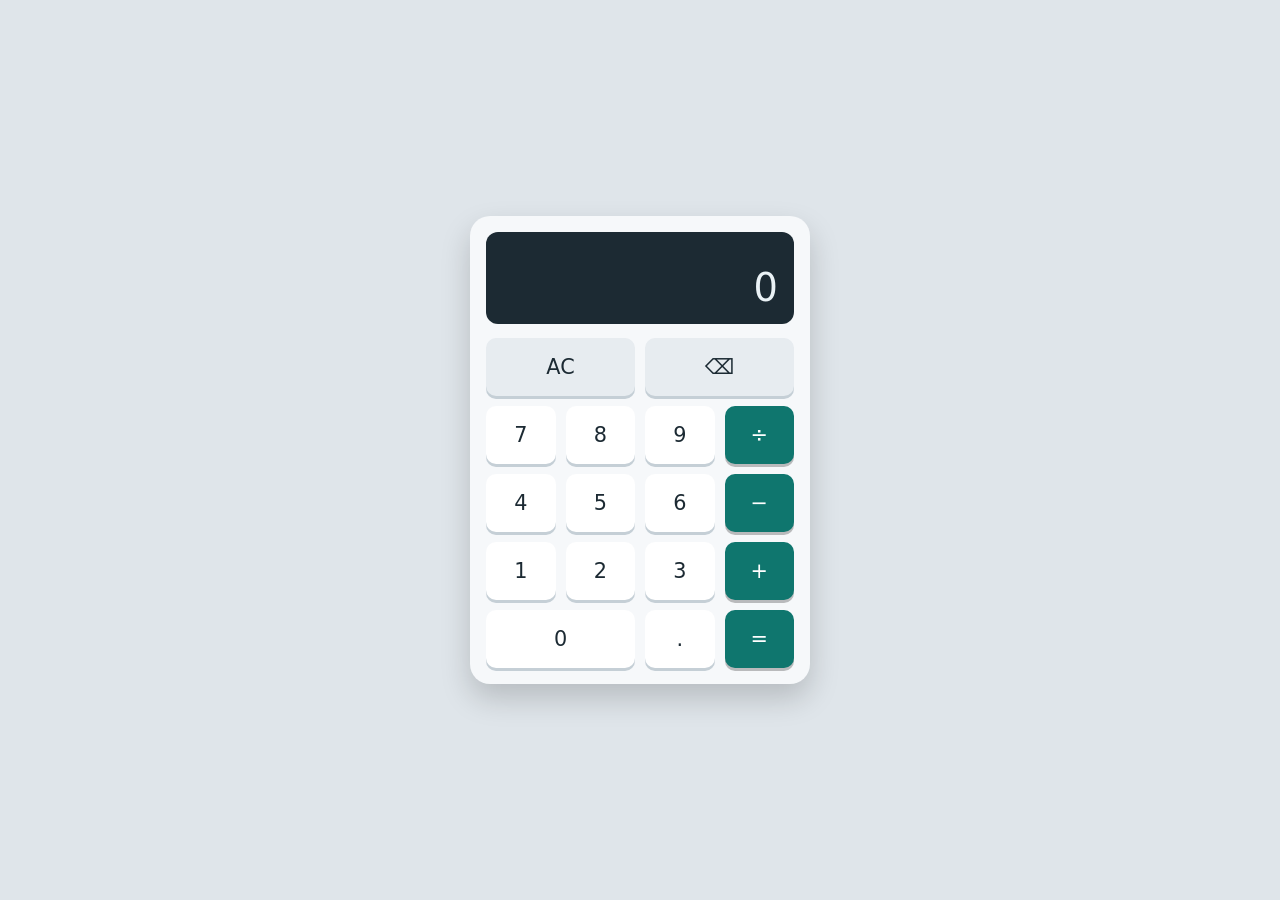
<file: index.html>
<!DOCTYPE html>
<html lang="en">
<head>
  <meta charset="UTF-8">
  <meta name="viewport" content="width=device-width, initial-scale=1">
  <title>Basic Calculator</title>
  <link rel="stylesheet" href="style.css">
</head>
<body>
  <main class="calculator" aria-label="Calculator">
    <div class="display">
      <div class="expression" id="expression" aria-hidden="true"></div>
      <output class="result" id="result" aria-live="polite">0</output>
    </div>

    <div class="keys">
      <button class="key key-clear span-2" data-action="clear">AC</button>
      <button class="key key-clear span-2" data-action="delete" aria-label="Delete last digit">⌫</button>

      <button class="key" data-digit="7">7</button>
      <button class="key" data-digit="8">8</button>
      <button class="key" data-digit="9">9</button>
      <button class="key key-op" data-operator="/" aria-label="Divide">÷</button>

      <button class="key" data-digit="4">4</button>
      <button class="key" data-digit="5">5</button>
      <button class="key" data-digit="6">6</button>
      <button class="key key-op" data-operator="-" aria-label="Subtract">−</button>

      <button class="key" data-digit="1">1</button>
      <button class="key" data-digit="2">2</button>
      <button class="key" data-digit="3">3</button>
      <button class="key key-op" data-operator="+" aria-label="Add">+</button>

      <button class="key span-2" data-digit="0">0</button>
      <button class="key" data-action="decimal">.</button>
      <button class="key key-equals" data-action="equals">=</button>
    </div>
  </main>

  <script src="script.js"></script>
</body>
</html>
</file>
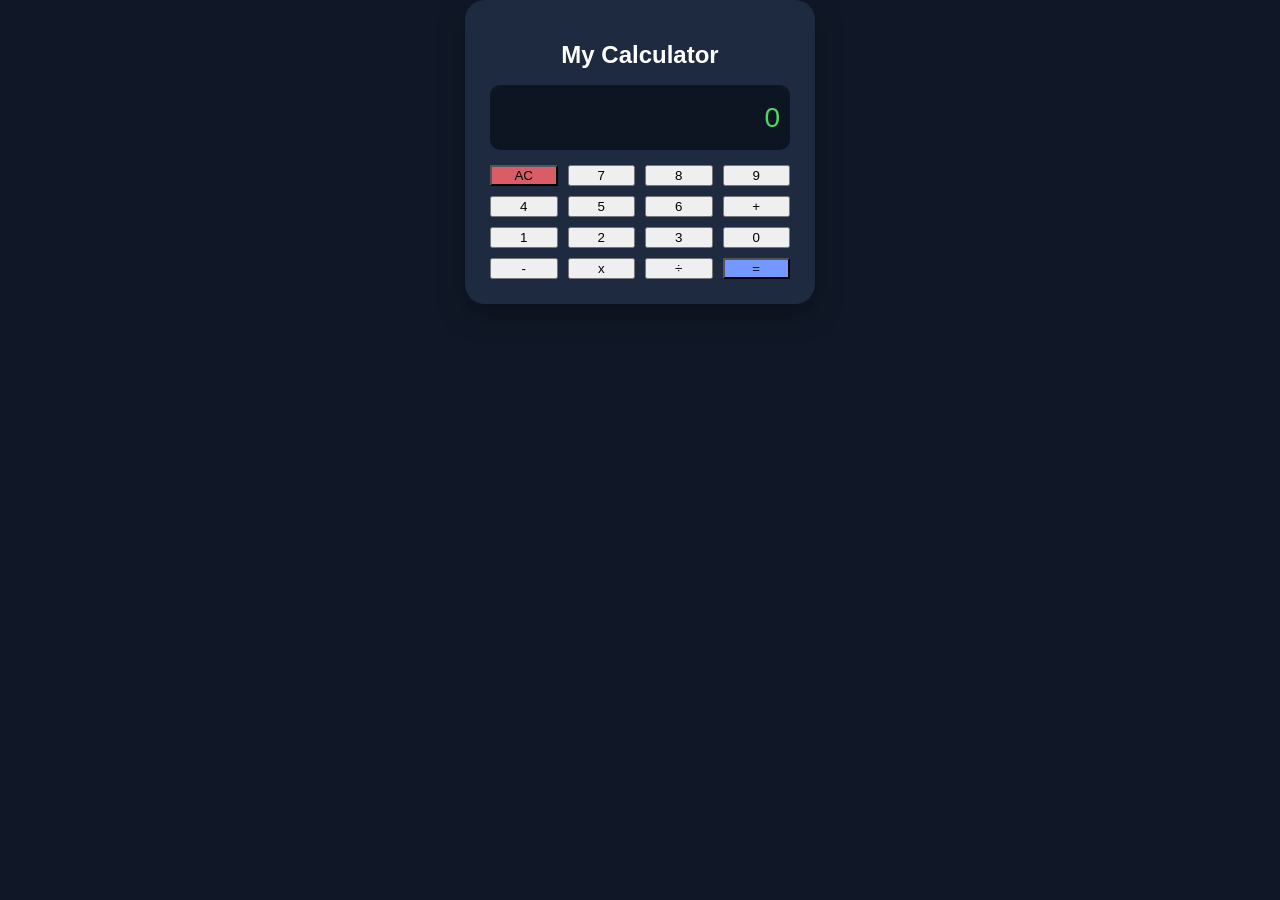
<file: version-control/git-calc/index.html>
<!DOCTYPE html>
<html lang="en">
<head>
    <meta charset="UTF-8">
    <meta name="viewport" content="width=device-width, initial-scale=1.0"> 
    <title>My Calculator</title> 
    <link rel="stylesheet" href="style.css">
</head>

<body>  
<div class="calculator">
    <h1>My Calculator</h1>
    <input type="text" id="display" value="0" readonly>
    <div class="buttons" >
        <button onclick="clearDisplay () " class="clear">AC</button> 
        <button onclick="addValue ('7') ">7</button> 
        <button onclick="addValue ('8') ">8</button> 
        <button onclick="addValue ('9') ">9</button>

        <button onclick="addValue ('4') ">4</button> 
        <button onclick="addValue ('5') ">5</button> 
        <button onclick="addValue ('6') ">6</button> 
        <button onclick="addValue ('+') ">+</button>

        <button onclick="addValue ('1') ">1</button> 
        <button onclick="addValue ('2') ">2</button> 
        <button onclick="addValue ('3') ">3</button> 

        <button onclick="addValue ('0') ">0</button>
        <button onclick="addValue ('-') ">-</button> 
        <button onclick="addValue ('*') ">x</button> 
        <button onclick="addValue ('/') ">÷</button>
        <button onclick="calculate ()" class="equals">=</button>
    </div>
</div>
<script src="script.js"></script>
</body>
</html>
</file>
<file: style.css>
:root {
  --bg: #dfe5ea;
  --body: #f6f8fa;
  --screen: #1c2a33;
  --screen-text: #eaf2f6;
  --screen-dim: #8da3b0;
  --key: #ffffff;
  --key-text: #1c2a33;
  --key-shadow: #c5cfd6;
  --op: #0f766e;
  --op-text: #ffffff;
  --clear: #e7ecf0;
  --focus: #f59e0b;
}

@media (prefers-color-scheme: dark) {
  :root {
    --bg: #11181d;
    --body: #1b252c;
    --screen: #0c1216;
    --key: #26333b;
    --key-text: #eaf2f6;
    --key-shadow: #0f161b;
    --op: #14b8a6;
    --op-text: #062d2a;
    --clear: #2f3f49;
  }
}

* { box-sizing: border-box; }

body {
  margin: 0;
  min-height: 100vh;
  display: grid;
  place-items: center;
  background: var(--bg);
  font-family: "Trebuchet MS", "Segoe UI", system-ui, sans-serif;
}

.calculator {
  width: min(92vw, 340px);
  padding: 16px;
  background: var(--body);
  border-radius: 20px;
  box-shadow: 0 14px 30px rgba(0, 0, 0, 0.18);
}

.display {
  background: var(--screen);
  color: var(--screen-text);
  border-radius: 12px;
  padding: 14px 16px;
  margin-bottom: 14px;
  text-align: right;
  min-height: 92px;
  display: flex;
  flex-direction: column;
  justify-content: flex-end;
  overflow: hidden;
}

.expression {
  min-height: 1.3em;
  color: var(--screen-dim);
  font-size: 0.95rem;
}

.result {
  font-size: 2.4rem;
  font-variant-numeric: tabular-nums;
  overflow-x: auto;
  white-space: nowrap;
  scrollbar-width: none;
}

.result.error { font-size: 1.3rem; color: #fca5a5; }

.keys {
  display: grid;
  grid-template-columns: repeat(4, 1fr);
  gap: 10px;
}

.key {
  height: 58px;
  border: 0;
  border-radius: 10px;
  background: var(--key);
  color: var(--key-text);
  font: inherit;
  font-size: 1.3rem;
  cursor: pointer;
  box-shadow: 0 3px 0 var(--key-shadow);
  transition: transform 0.06s, box-shadow 0.06s;
}

.key:active {
  transform: translateY(3px);
  box-shadow: 0 0 0 var(--key-shadow);
}

.key:focus-visible { outline: 3px solid var(--focus); outline-offset: 2px; }

.key-op,
.key-equals { background: var(--op); color: var(--op-text); box-shadow: 0 3px 0 rgba(0, 0, 0, 0.25); }
.key-op.active { outline: 3px solid var(--focus); outline-offset: 2px; }
.key-clear { background: var(--clear); }
.span-2 { grid-column: span 2; }

@media (prefers-reduced-motion: reduce) {
  .key { transition: none; }
}
</file>
<file: version-control/git-calc/style.css>
body {
    margin: 0;
    min-height: 100px;
    display: flex;
    justify-content: center;
    align-items: center;
    background: #101827;
    font-family: Arial, sans-serif;
}

.calculator {
    width: 300px;
    padding: 25px;
    border-radius: 20px;
    background: #1d2a40;
    box-shadow: 0 10px 30px #0005;
}

h1 {
    color: white;
    text-align: center;
    font-size: 24px;
}

#display {
    width: 100%;
    box-sizing: border-box;
    height: 65px;
    margin-bottom: 15px;
    padding: 10px;
    border: none;
    border-radius: 10px;
    background: #0d1523;
    color: #51d663;
    text-align: right;
    font-size: 28px;
}

.buttons {
    display: grid;
    grid-template-columns: repeat(4, minmax(0, 1fr));
    gap: 10px;
}

.clear {
    background: #d95d68;
}

.equals {
    background: #7398ff;
    color: #101827;
}
</file>
